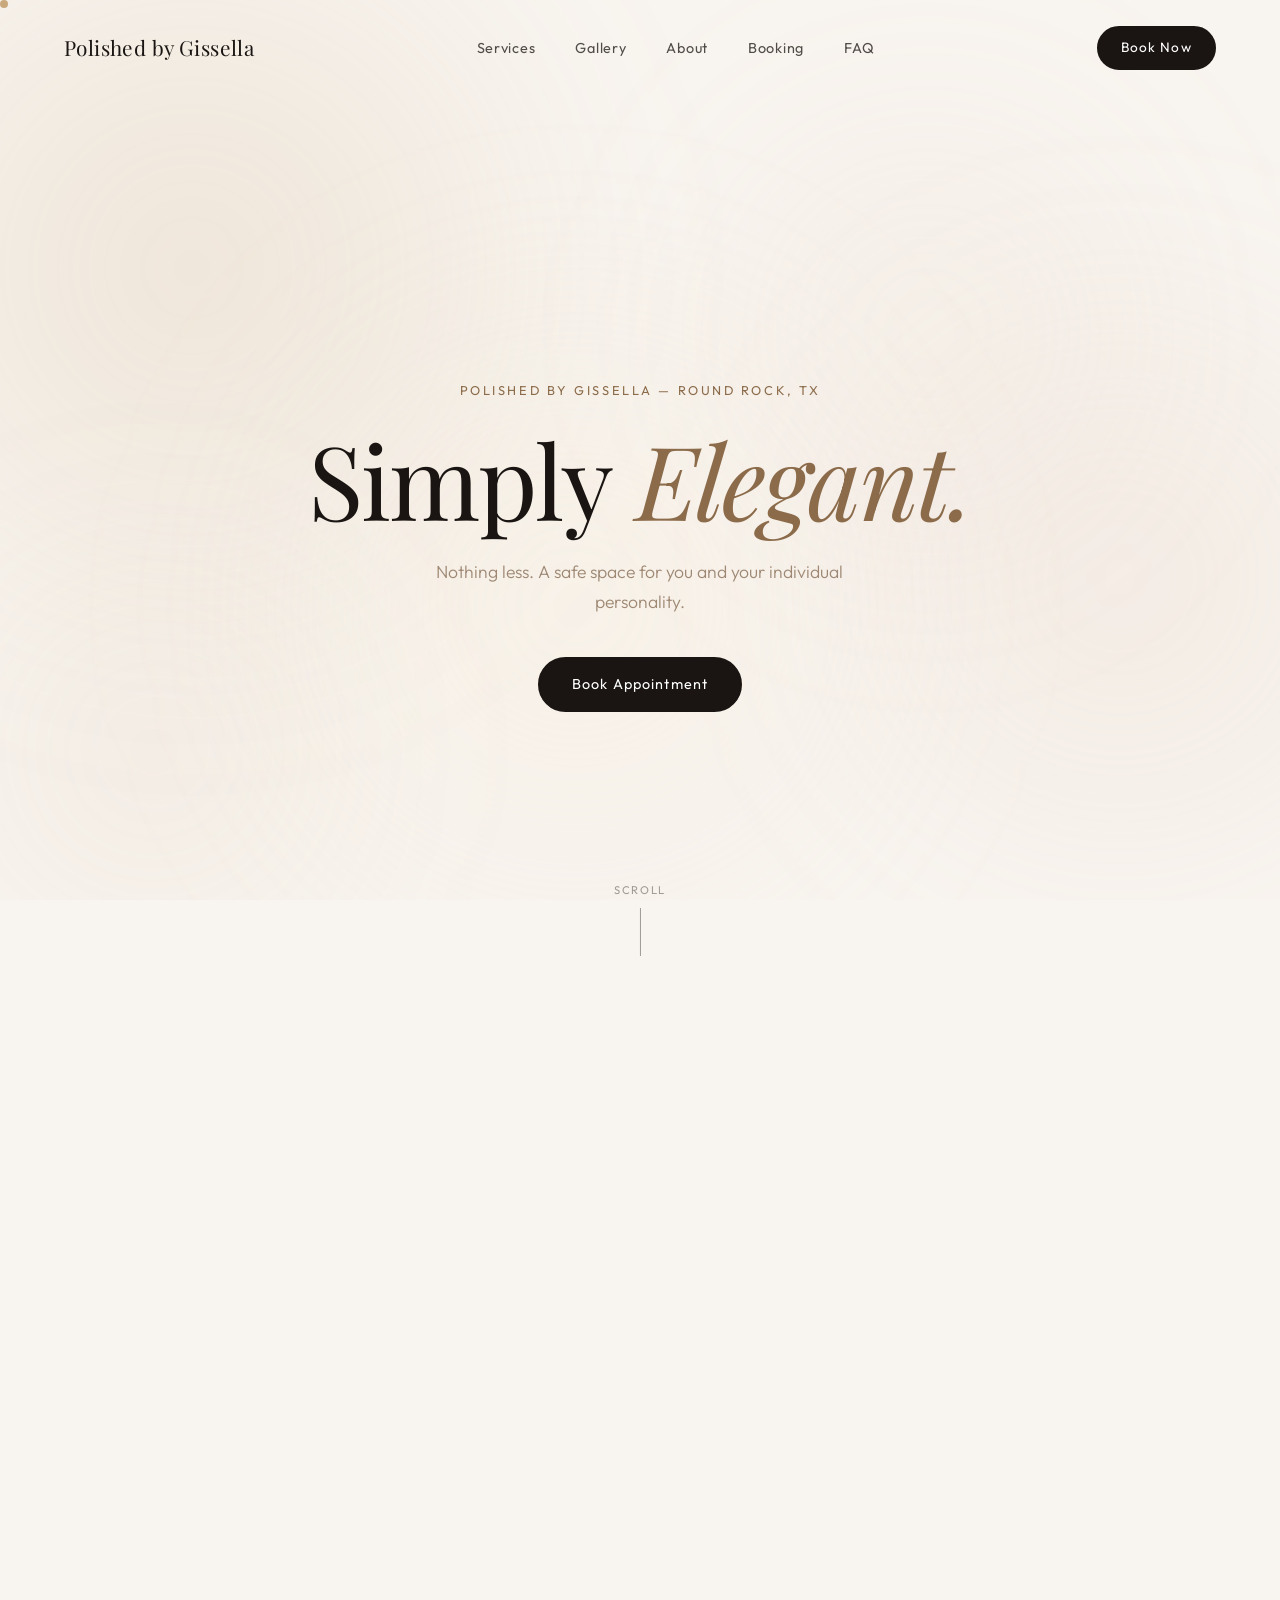
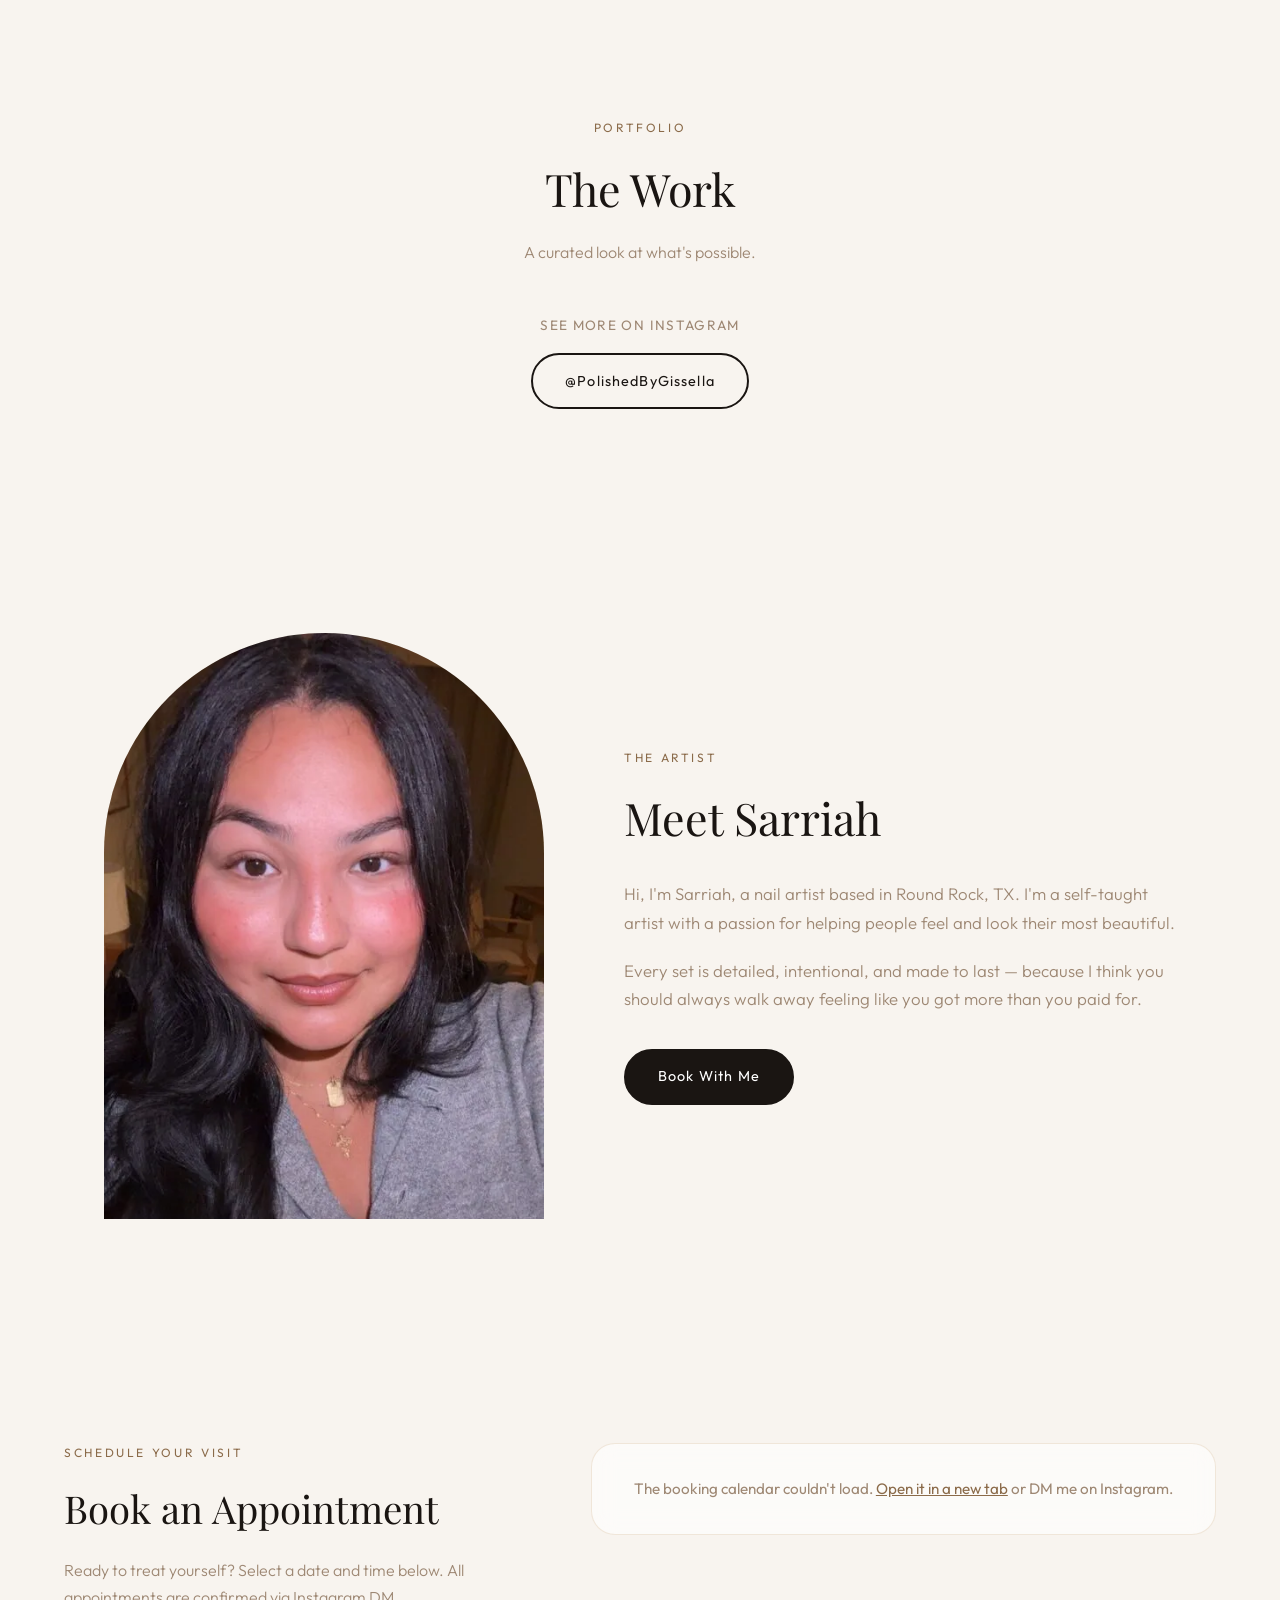
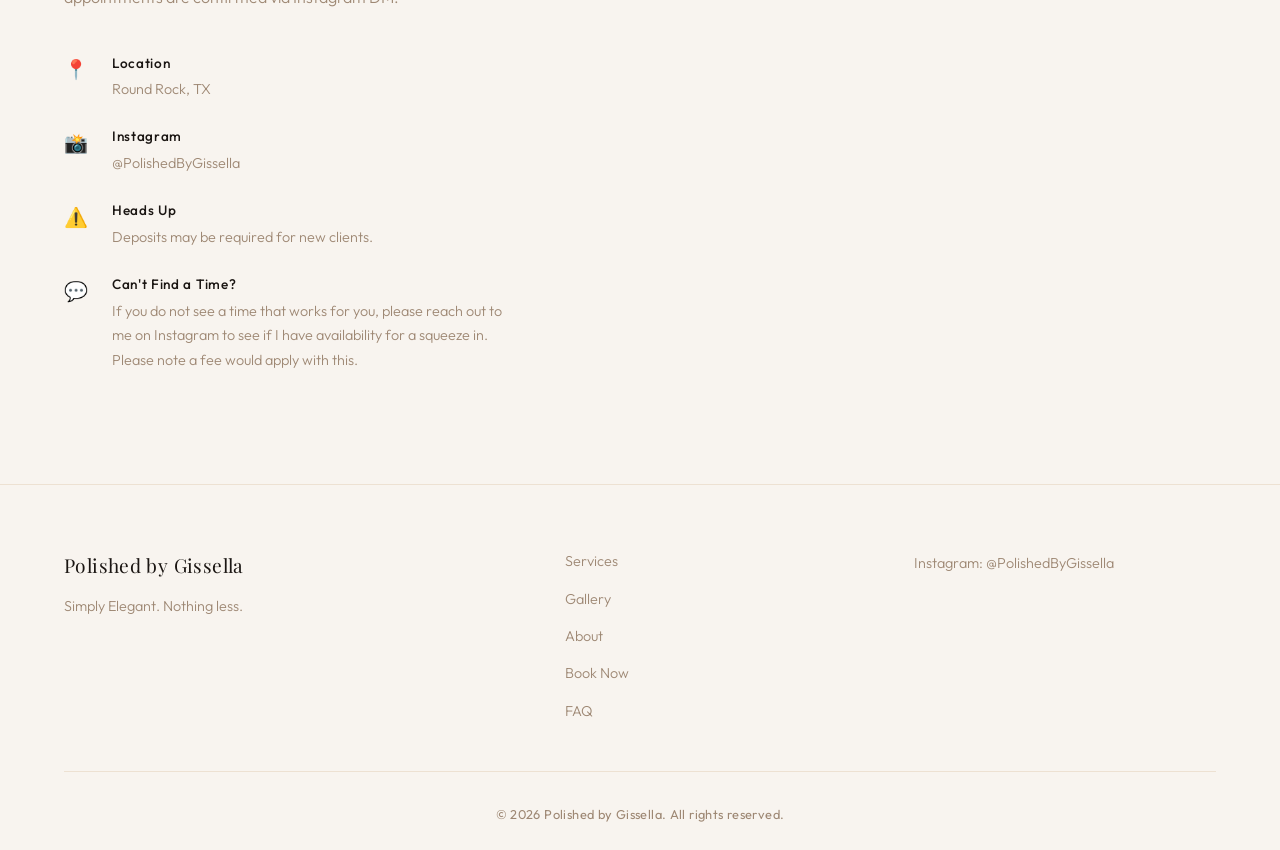
<file: index.html>
<!DOCTYPE html>
<html lang="en">
<head>
    <meta charset="UTF-8">
    <meta name="viewport" content="width=device-width, initial-scale=1.0">
    <title>Polished by Gissella | Simply Elegant</title>

    <meta name="description" content="Nail artist based in Round Rock, TX. Gel X, Hard Gel, custom art, pedicures, and more — at a budget you'll love. Book your appointment today.">
    <link rel="canonical" href="https://polishedbygissella.com/">
    <meta name="theme-color" content="#F8F4EF">

    <!-- ── Open Graph (social media link previews) ── -->
    <meta property="og:type"        content="website">
    <meta property="og:url"         content="https://polishedbygissella.com/">
    <meta property="og:title"       content="Polished by Gissella | Simply Elegant">
    <meta property="og:description" content="Nail artist based in Round Rock, TX. Gel X, Hard Gel, custom art, pedicures, and more — at a budget you'll love. Book your appointment today.">
    <meta property="og:image"       content="https://polishedbygissella.com/polishedbygissella.jpg">
    <meta property="og:image:width"  content="150">
    <meta property="og:image:height" content="150">
    <meta property="og:site_name"   content="Polished by Gissella">

    <!-- ── Twitter / X Card ── -->
    <meta name="twitter:card"        content="summary">
    <meta name="twitter:title"       content="Polished by Gissella | Simply Elegant">
    <meta name="twitter:description" content="Nail artist based in Round Rock, TX. Gel X, Hard Gel, custom art, pedicures, and more — at a budget you'll love. Book your appointment today.">
    <meta name="twitter:image"       content="https://polishedbygissella.com/polishedbygissella.jpg">

    <!-- ── Local Business Schema (keep prices in sync with the Services section) ── -->
    <script type="application/ld+json">
    {
      "@context": "https://schema.org",
      "@type": "BeautySalon",
      "name": "Polished by Gissella",
      "description": "Self-taught nail artist based in Round Rock, TX offering Gel X, Hard Gel, Soft Builder Gel, custom nail art, pedicures, and more at a friendly budget.",
      "url": "https://polishedbygissella.com/",
      "logo": "https://polishedbygissella.com/polishedbygissella.jpg",
      "image": "https://polishedbygissella.com/polishedbygissella.jpg",
      "priceRange": "$$",
      "address": {
        "@type": "PostalAddress",
        "addressLocality": "Round Rock",
        "addressRegion": "TX",
        "addressCountry": "US"
      },
      "geo": {
        "@type": "GeoCoordinates",
        "latitude": 30.5083,
        "longitude": -97.6789
      },
      "sameAs": [
        "https://www.instagram.com/polishedbygissella"
      ],
      "hasOfferCatalog": {
        "@type": "OfferCatalog",
        "name": "Nail Services",
        "itemListElement": [
          {
            "@type": "Offer",
            "itemOffered": {
              "@type": "Service",
              "name": "Gel X Full Set",
              "description": "Entire nail extension with a variety of shapes and lengths. Includes all single base solid colors."
            },
            "priceSpecification": {
              "@type": "PriceSpecification",
              "priceCurrency": "USD",
              "price": "75",
              "minPrice": "75"
            }
          },
          {
            "@type": "Offer",
            "itemOffered": {
              "@type": "Service",
              "name": "Hard Gel Full Set",
              "description": "Application on natural nail. Includes solid colors."
            },
            "priceSpecification": {
              "@type": "PriceSpecification",
              "priceCurrency": "USD",
              "price": "65",
              "minPrice": "65"
            }
          },
          {
            "@type": "Offer",
            "itemOffered": {
              "@type": "Service",
              "name": "Soft Builder Gel Full Set",
              "description": "Rubber based gel on natural nails. Includes solid colors."
            },
            "priceSpecification": {
              "@type": "PriceSpecification",
              "priceCurrency": "USD",
              "price": "55",
              "minPrice": "55"
            }
          },
          {
            "@type": "Offer",
            "itemOffered": {
              "@type": "Service",
              "name": "Hard Gel Refill",
              "description": "Max 2 bookings per set. Includes single base colors."
            },
            "priceSpecification": {
              "@type": "PriceSpecification",
              "priceCurrency": "USD",
              "price": "55",
              "minPrice": "55"
            }
          },
          {
            "@type": "Offer",
            "itemOffered": {
              "@type": "Service",
              "name": "Soft Builder Gel Refill",
              "description": "Max 2 bookings per set. Also used as a Gel X refill."
            },
            "priceSpecification": {
              "@type": "PriceSpecification",
              "priceCurrency": "USD",
              "price": "45",
              "minPrice": "45"
            }
          },
          {
            "@type": "Offer",
            "itemOffered": {
              "@type": "Service",
              "name": "Rebalancing",
              "description": "For clients 4+ weeks without a refill. Soft gel $50, hard gel $55."
            },
            "priceSpecification": {
              "@type": "PriceSpecification",
              "priceCurrency": "USD",
              "minPrice": "50",
              "maxPrice": "55"
            }
          },
          {
            "@type": "Offer",
            "itemOffered": {
              "@type": "Service",
              "name": "Soak Off / Removal Only",
              "description": "Removal of product along with a dry manicure. My product $20, foreign product $30."
            },
            "priceSpecification": {
              "@type": "PriceSpecification",
              "priceCurrency": "USD",
              "minPrice": "20",
              "maxPrice": "30"
            }
          },
          {
            "@type": "Offer",
            "itemOffered": {
              "@type": "Service",
              "name": "Tiered Nail Art",
              "description": "Custom nail art in 4 tiers ranging from french tip and minimal designs to extensive detailed artwork."
            },
            "priceSpecification": {
              "@type": "PriceSpecification",
              "priceCurrency": "USD",
              "minPrice": "20",
              "description": "Starting at base price +$20"
            }
          },
          {
            "@type": "Offer",
            "itemOffered": {
              "@type": "Service",
              "name": "Velvet Hand Treatment",
              "description": "Sugar scrub, paraffin wax, warm water soak, hand cream and hot towels, cuticle oil and hand massage."
            },
            "priceSpecification": {
              "@type": "PriceSpecification",
              "priceCurrency": "USD",
              "price": "30",
              "minPrice": "30"
            }
          },
          {
            "@type": "Offer",
            "itemOffered": {
              "@type": "Service",
              "name": "Pedicure",
              "description": "Dry Russian pedicure in Basic, Deluxe, and Premiere options."
            },
            "priceSpecification": {
              "@type": "PriceSpecification",
              "priceCurrency": "USD",
              "minPrice": "80",
              "maxPrice": "120"
            }
          }
        ]
      }
    }
    </script>

    <!-- Preconnect to external origins to eliminate extra DNS/TCP handshake latency -->
    <link rel="preconnect" href="https://fonts.googleapis.com">
    <link rel="preconnect" href="https://fonts.gstatic.com" crossorigin>
    <link rel="preconnect" href="https://w.behold.so">
    <link rel="preconnect" href="https://assets.calendly.com">

    <link href="https://fonts.googleapis.com/css2?family=Playfair+Display:ital,wght@0,400;0,600;1,400&family=Outfit:wght@300;400;500&display=swap" rel="stylesheet">
    <link rel="icon" type="image/x-icon" href="polishedbygissella.jpg">
    <link rel="stylesheet" href="style.css">
</head>
<body>

    <!-- Page transition overlay -->
    <div class="page-transition" id="pageTransition"></div>

    <!-- Global aura background -->
    <div class="bg-aura" aria-hidden="true">
        <div class="bg-orb bg-orb-1"></div>
        <div class="bg-orb bg-orb-2"></div>
        <div class="bg-orb bg-orb-3"></div>
        <div class="bg-orb bg-orb-4"></div>
        <div class="bg-orb bg-orb-5"></div>
    </div>

    <!-- ========== NAVIGATION ========== -->
    <nav id="navbar">
        <a href="/" class="logo">Polished by Gissella</a>
        <div class="nav-links" id="navLinks">
            <a href="#services">Services</a>
            <a href="#gallery">Gallery</a>
            <a href="#about">About</a>
            <a href="#booking">Booking</a>
            <a href="faq.html">FAQ</a>
        </div>
        <a href="#booking" class="btn btn-nav">Book Now</a>
        <button class="hamburger" id="hamburger" aria-label="Toggle navigation menu" aria-expanded="false" aria-controls="navLinks">
            <span></span>
            <span></span>
            <span></span>
        </button>
    </nav>

    <!-- ========== HERO ========== -->
    <section class="hero">
        <div class="hero-content">
            <span class="hero-eyebrow reveal-fade">Polished by Gissella — Round Rock, TX</span>
            <h1 class="hero-title">
                <span class="reveal-word">Simply</span> <em class="reveal-word">Elegant.</em>
            </h1>
            <p class="hero-sub reveal-fade" style="--reveal-delay: 0.7s">Nothing less. A safe space for you and your individual personality.</p>
            <a href="#booking" class="btn reveal-fade" style="--reveal-delay: 1s">Book Appointment</a>
        </div>
        <div class="hero-scroll-hint">
            <span>Scroll</span>
            <div class="scroll-line"></div>
        </div>
    </section>

    <!-- ========== SERVICES ========== -->
    <section id="services" class="services fade-in-section">
        <div class="section-header">
            <span class="section-eyebrow">What I Offer</span>
            <h2 class="section-title">Curated Services</h2>
        </div>

        <div class="service-grid">

            <div class="service-card">
                <div class="accordion-header">
                    <h3>Full Sets</h3>
                    <span class="icon">+</span>
                </div>
                <div class="accordion-content">
                    <div class="service-luxury-note">
                        <strong>Russian Manicure included</strong> — precise e-file cuticle prep for cleaner lines, better adhesion, and longer wear.
                    </div>
                    <ul class="service-list">
                        <li>
                            <div class="service-details">
                                <strong>Gel X</strong>
                                Entire nail extension with a variety of shapes & lengths. Includes all single base solid colors.
                            </div>
                            <span class="price">$75+</span>
                        </li>
                        <li>
                            <div class="service-details">
                                <strong>Hard Gel</strong>
                                Application on natural nail. Includes solid colors.
                            </div>
                            <span class="price">$65+</span>
                        </li>
                        <li>
                            <div class="service-details">
                                <strong>Soft Builder Gel</strong>
                                Rubber based gel on natural nails. Includes solid colors.
                            </div>
                            <span class="price">$55+</span>
                        </li>
                    </ul>
                    <div class="service-divider"><span>Also Available</span></div>
                    <ul class="service-list">
                        <li>
                            <div class="service-details">
                                <strong>Velvet Hand Treatment</strong>
                                Sugar scrub, paraffin wax, warm water soak, hand cream &amp; hot towels, and cuticle oil &amp; hand massage.
                            </div>
                            <span class="price">$30</span>
                        </li>
                    </ul>
                </div>
            </div>

            <div class="service-card">
                <div class="accordion-header">
                    <h3>Refills &amp; Maintenance</h3>
                    <span class="icon">+</span>
                </div>
                <div class="accordion-content">
                    <div class="service-luxury-note">
                        <strong>Russian Manicure included</strong> — precise e-file cuticle prep for cleaner lines, better adhesion, and longer wear.
                    </div>
                    <ul class="service-list">
                        <li>
                            <div class="service-details">
                                <strong>Refill | Hard Gel Reset</strong>
                                Max 2 bookings per set. Includes single base colors.
                            </div>
                            <span class="price">$55+</span>
                        </li>
                        <li>
                            <div class="service-details">
                                <strong>Refill | Soft Builder Gel Reset</strong>
                                Max 2 bookings per set. Also used as a Gel X refill.
                            </div>
                            <span class="price">$45+</span>
                        </li>
                        <li>
                            <div class="service-details">
                                <strong>Rebalancing</strong>
                                For sets 4+ weeks without a refill. Soft gel: $50 · Hard gel: $55.
                            </div>
                            <span class="price">$50–$55</span>
                        </li>
                        <li>
                            <div class="service-details">
                                <strong>Soak Off/Removal Only</strong>
                                Includes dry manicure. My product: $20 · Foreign product: $30.
                            </div>
                            <span class="price">$20–$30</span>
                        </li>
                    </ul>
                    <div class="service-divider"><span>Also Available</span></div>
                    <ul class="service-list">
                        <li>
                            <div class="service-details">
                                <strong>Velvet Hand Treatment</strong>
                                Sugar scrub, paraffin wax, warm water soak, hand cream &amp; hot towels, and cuticle oil &amp; hand massage.
                            </div>
                            <span class="price">$30</span>
                        </li>
                    </ul>
                </div>
            </div>

            <div class="service-card">
                <div class="accordion-header">
                    <h3>Tiered Art</h3>
                    <span class="icon">+</span>
                </div>
                <div class="accordion-content">
                    <div class="service-luxury-note">
                        <strong>Russian Manicure included</strong> — precise e-file cuticle prep for cleaner lines, better adhesion, and longer wear.
                    </div>
                    <ul class="service-list">
                        <li>
                            <div class="service-details">
                                <strong>Tier 1</strong>
                                French tip, dots, stripes, chrome, cat eye, or simple 2D/3D on 1–2 fingers.
                            </div>
                            <span class="price">Base +$20</span>
                        </li>
                        <li>
                            <div class="service-details">
                                <strong>Tier 2</strong>
                                Everything in Tier 1 plus aura and minimal 2D/3D art on up to 3 fingers.
                            </div>
                            <span class="price">Base +$30</span>
                        </li>
                        <li>
                            <div class="service-details">
                                <strong>Tier 3</strong>
                                Tiers 1 &amp; 2 applied across 4 or more fingers with the addition of foils & stickers.
                            </div>
                            <span class="price">Base +$40</span>
                        </li>
                        <li>
                            <div class="service-details">
                                <strong>Tier 4</strong>
                                Extensive detailed artwork. Please DM inspo before booking.
                            </div>
                            <span class="price">Varies</span>
                        </li>
                    </ul>
                    <div class="service-divider"><span>Also Available</span></div>
                    <ul class="service-list">
                        <li>
                            <div class="service-details">
                                <strong>Velvet Hand Treatment</strong>
                                Sugar scrub, paraffin wax, warm water soak, hand cream &amp; hot towels, and cuticle oil &amp; hand massage.
                            </div>
                            <span class="price">$30</span>
                        </li>
                    </ul>
                </div>
            </div>

            <div class="service-card">
                <div class="accordion-header">
                    <h3>Pedicures</h3>
                    <span class="icon">+</span>
                </div>
                <div class="accordion-content">
                    <div class="service-luxury-note">
                        <strong>Dry Russian Pedicure</strong> — all pedicures use a dry e-file technique for a cleaner, more precise finish and better product adhesion.
                    </div>
                    <ul class="service-list">
                        <li>
                            <div class="service-details">
                                <strong>Basic</strong>
                                Sugar scrub, foot cream, hot towels, and lotion with body oil massage.
                            </div>
                            <span class="price">$80</span>
                        </li>
                        <li>
                            <div class="service-details">
                                <strong>Deluxe</strong>
                                Sugar scrub with citrus oranges, paraffin wax treatment, foot cream with hot towels, and lotion with body oil massage.
                            </div>
                            <span class="price">$100</span>
                        </li>
                        <li>
                            <div class="service-details">
                                <strong>Premiere</strong>
                                Sugar scrub with citrus oranges, hot steam, paraffin wax treatment, foot cream with hot towels, extensive massage with a massage gun, lotion with body oil massage, and complimentary under-eye masks.
                            </div>
                            <span class="price">$120</span>
                        </li>
                    </ul>
                    <div class="service-divider"><span>Also Available</span></div>
                    <ul class="service-list">
                        <li>
                            <div class="service-details">
                                <strong>Polish &amp; Reshape</strong>
                                Shape and polish only — nail-focused refresh, no pedicure.
                            </div>
                            <span class="price">$40</span>
                        </li>
                    </ul>
                </div>
            </div>

        </div>
    </section>

    <!-- ========== GALLERY ========== -->
    <section id="gallery" class="gallery fade-in-section">
        <div class="section-header">
            <span class="section-eyebrow">Portfolio</span>
            <h2 class="section-title">The Work</h2>
            <p class="section-sub">A curated look at what's possible.</p>
        </div>
        <!-- Behold script is loaded by script.js once the gallery nears the viewport -->
        <behold-widget feed-id="ZrMu24CCkfglsDHA8YZK"></behold-widget>
        <div class="gallery-cta">
            <p>See more on Instagram</p>
            <a href="https://www.instagram.com/polishedbygissella" target="_blank" rel="noopener noreferrer" class="btn btn-outline">@PolishedByGissella</a>
        </div>
    </section>

    <!-- ========== ABOUT ========== -->
    <section id="about" class="about fade-in-section">
        <div class="about-image">
            <picture>
                <source srcset="sarriahPFP.webp" type="image/webp">
                <img src="sarriahPFP.jpg" alt="Sarriah, Nail Artist at Polished by Gissella"
                     width="500" height="889" loading="lazy">
            </picture>
        </div>
        <div class="about-text">
            <span class="section-eyebrow">The Artist</span>
            <h2>Meet Sarriah</h2>
<p>Hi, I'm Sarriah, a nail artist based in Round Rock, TX. I'm a self-taught artist with a passion for helping people feel and look their most beautiful.</p>
<p>Every set is detailed, intentional, and made to last — because I think you should always walk away feeling like you got more than you paid for.</p>
<a href="#booking" class="btn">Book With Me</a>
        </div>
    </section>

    <!-- ========== BOOKING ========== -->
    <section id="booking" class="booking fade-in-section">
      <div class="booking-inner">
        <div class="booking-info">
            <span class="section-eyebrow">Schedule Your Visit</span>
            <h2>Book an Appointment</h2>
            <p>Ready to treat yourself? Select a date and time below. All appointments are confirmed via Instagram DM.</p>

            <div class="booking-details">
                <div class="booking-detail-item">
                    <span class="detail-icon">&#x1F4CD;</span>
                    <div>
                        <strong>Location</strong>
                        <p>Round Rock, TX</p>
                    </div>
                </div>
                <div class="booking-detail-item">
                    <span class="detail-icon">&#x1F4F8;</span>
                    <div>
                        <strong>Instagram</strong>
                        <p>@PolishedByGissella</p>
                    </div>
                </div>
                <div class="booking-detail-item">
                    <span class="detail-icon">&#x26A0;&#xFE0F;</span>
                    <div>
                        <strong>Heads Up</strong>
                        <p>Deposits may be required for new clients.</p>
                    </div>
                </div>
                <div class="booking-detail-item">
                    <span class="detail-icon">&#x1F4AC;</span>
                    <div>
                        <strong>Can't Find a Time?</strong>
                        <p>If you do not see a time that works for you, please reach out to me on Instagram to see if I have availability for a squeeze in. Please note a fee would apply with this.</p>
                    </div>
                </div>
            </div>
        </div>

        <div class="booking-widget">
            <!-- Calendly is loaded by script.js once the booking section nears the viewport -->
            <div class="calendly-embed" id="calendlyEmbed"
                 data-url="https://calendly.com/polishedbygissella?hide_gdpr_banner=1&background_color=f8f4ef&text_color=1a1512&primary_color=8b6b4a"
                 style="min-width:320px;height:660px;">
                <noscript><p class="calendly-fallback"><a href="https://calendly.com/polishedbygissella">Open the booking calendar</a></p></noscript>
            </div>
        </div>
      </div><!-- /.booking-inner -->
    </section>

    <!-- ========== FOOTER ========== -->
    <footer>
        <div class="footer-content">
            <div class="footer-brand">
                <a href="/" class="logo">Polished by Gissella</a>
                <p>Simply Elegant. Nothing less.</p>
            </div>
            <nav class="footer-links" aria-label="Footer navigation">
                <a href="#services">Services</a>
                <a href="#gallery">Gallery</a>
                <a href="#about">About</a>
                <a href="#booking">Book Now</a>
                <a href="faq.html">FAQ</a>
            </nav>
            <div class="footer-social">
                <a href="https://www.instagram.com/polishedbygissella" target="_blank" rel="noopener noreferrer">Instagram: @PolishedByGissella</a>
            </div>
        </div>
        <div class="footer-bottom">
            <p>&copy; 2026 Polished by Gissella. All rights reserved.</p>
        </div>
    </footer>

    <script src="script.js"></script>
</body>
</html>
</file>
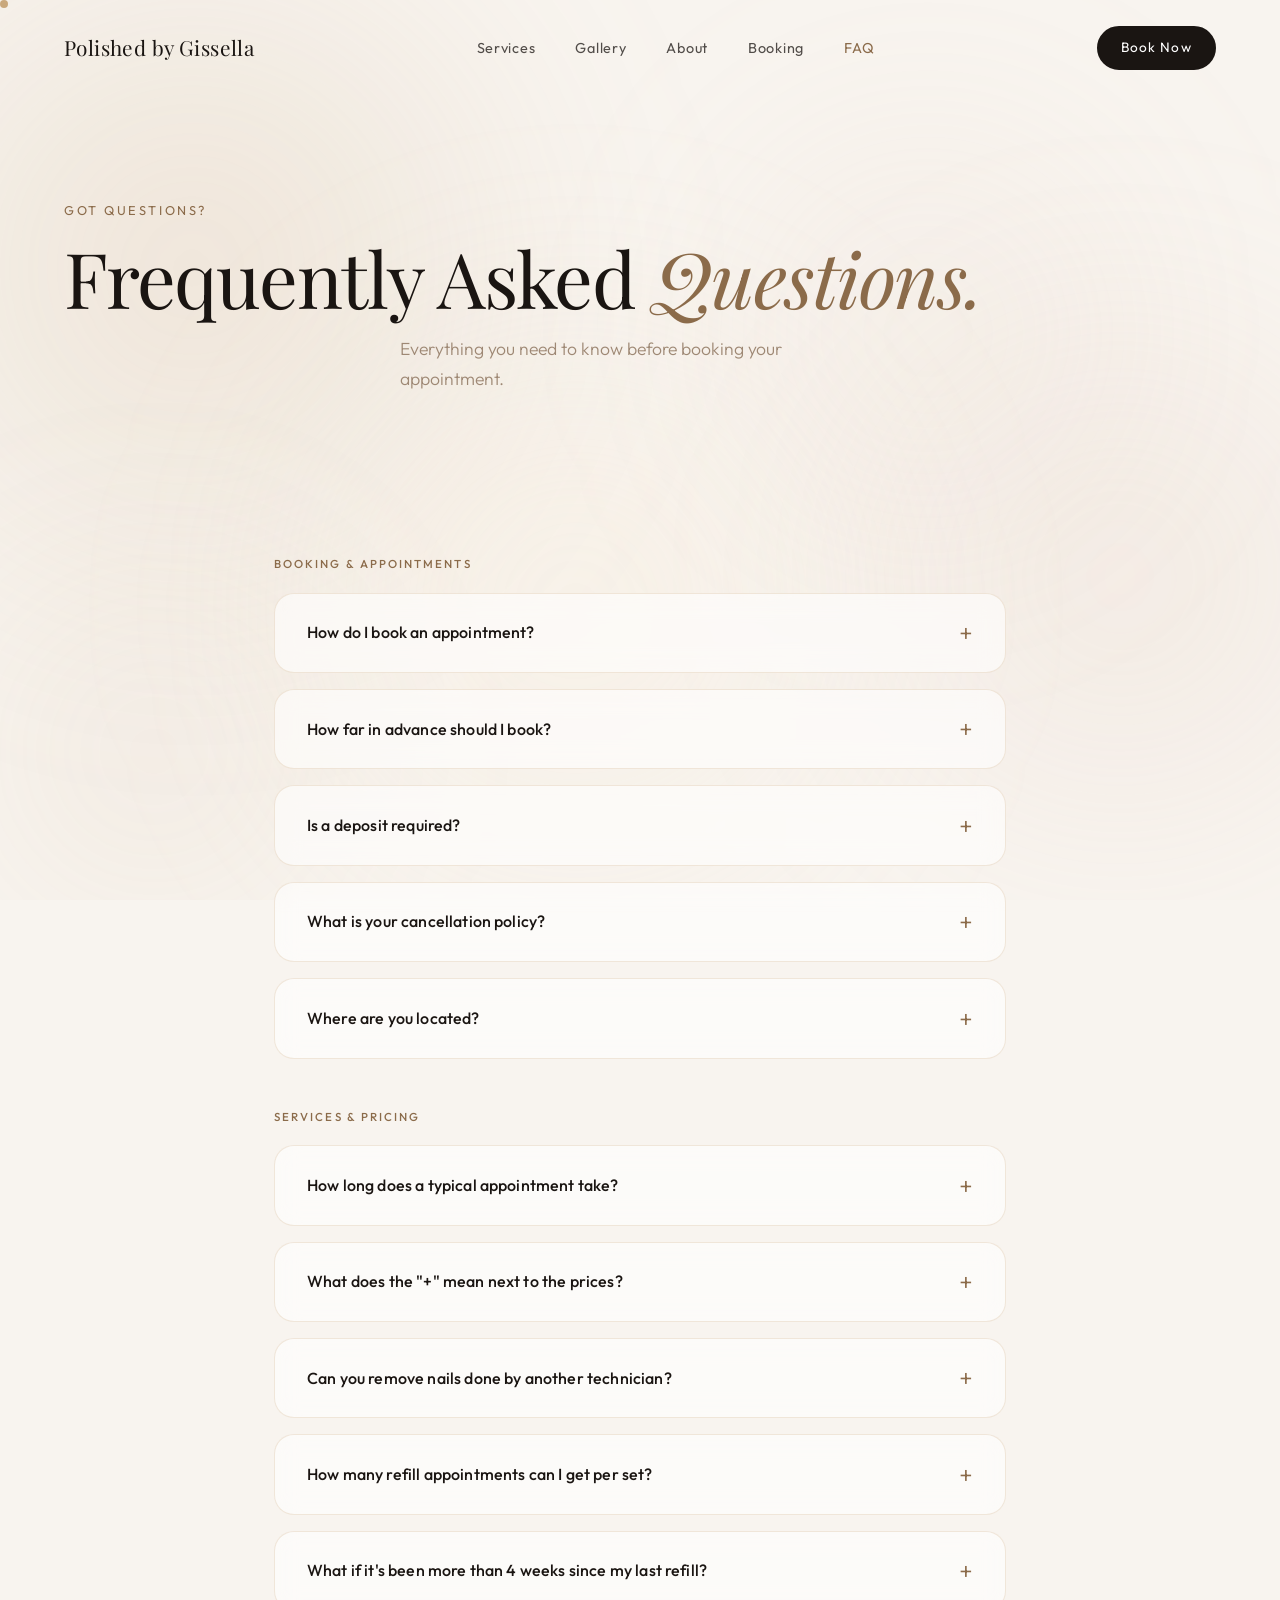
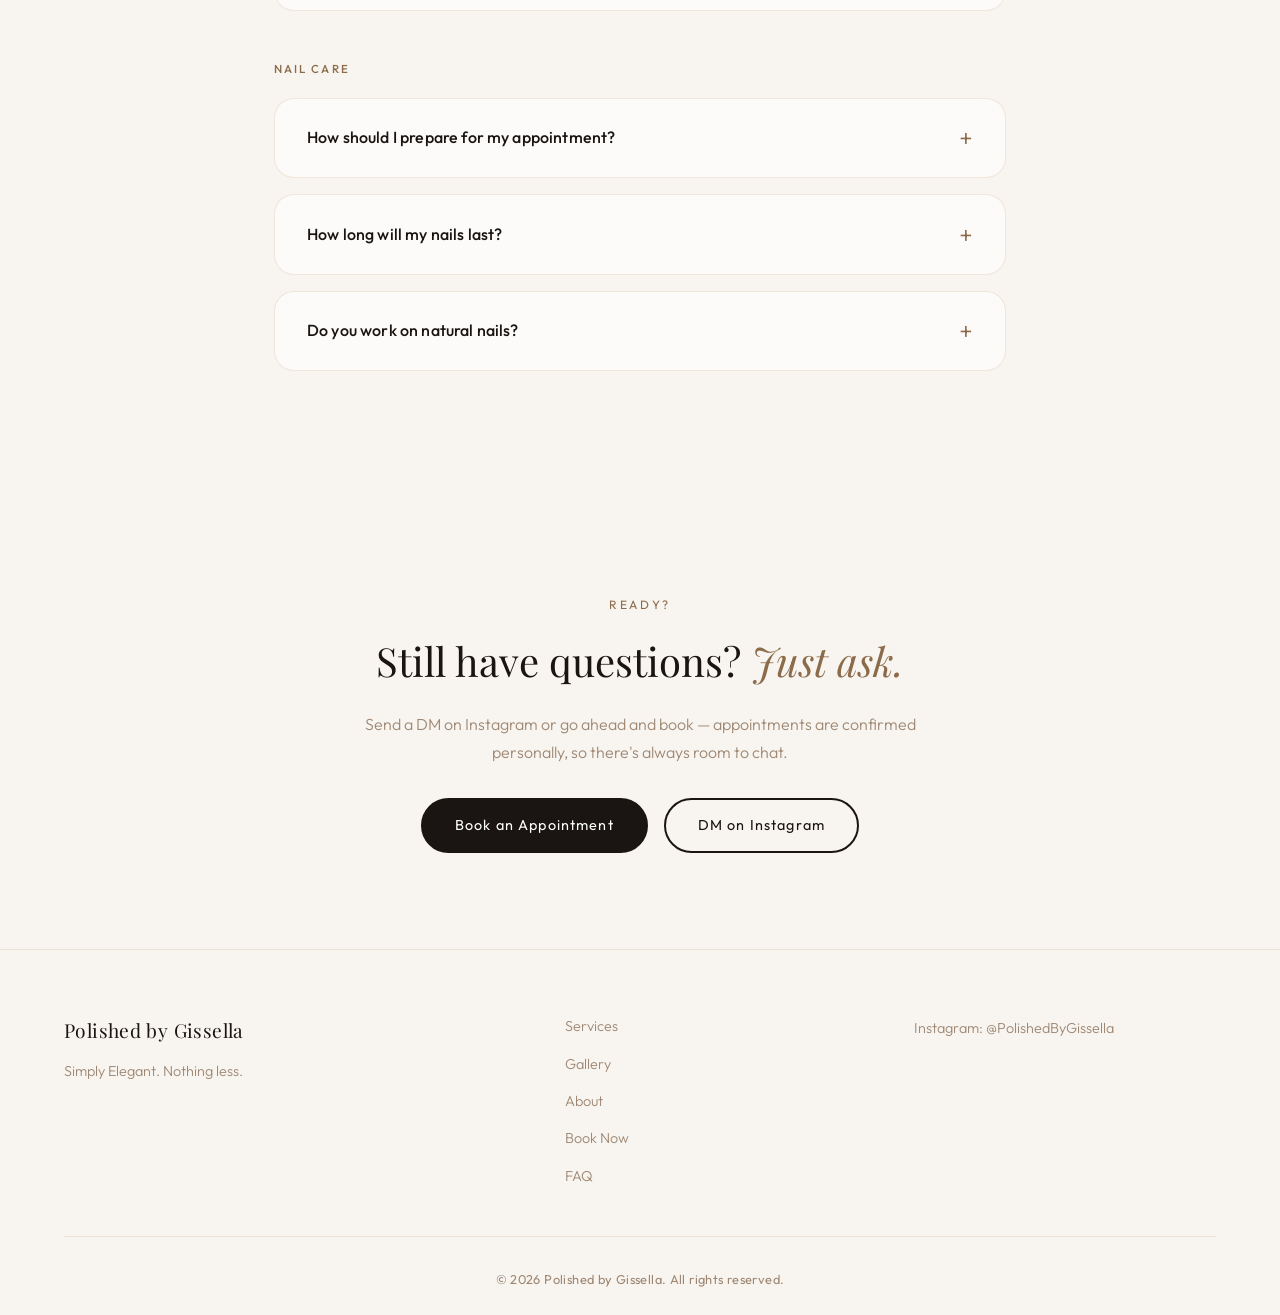
<file: faq.html>
<!DOCTYPE html>
<html lang="en">
<head>
    <meta charset="UTF-8">
    <meta name="viewport" content="width=device-width, initial-scale=1.0">
    <title>FAQ | Polished by Gissella</title>

    <meta name="description" content="Got questions about booking, pricing, or nail care? Find all the answers here before your appointment with Polished by Gissella.">
    <link rel="canonical" href="https://polishedbygissella.com/faq.html">
    <meta name="theme-color" content="#F8F4EF">

    <!-- ── Open Graph (social media link previews) ── -->
    <meta property="og:type"        content="website">
    <meta property="og:url"         content="https://polishedbygissella.com/faq.html">
    <meta property="og:title"       content="FAQ | Polished by Gissella">
    <meta property="og:description" content="Got questions about booking, pricing, or nail care? Find all the answers here before your appointment with Polished by Gissella.">
    <meta property="og:image"       content="https://polishedbygissella.com/polishedbygissella.jpg">
    <meta property="og:image:width"  content="150">
    <meta property="og:image:height" content="150">
    <meta property="og:site_name"   content="Polished by Gissella">

    <!-- ── Twitter / X Card ── -->
    <meta name="twitter:card"        content="summary">
    <meta name="twitter:title"       content="FAQ | Polished by Gissella">
    <meta name="twitter:description" content="Got questions about booking, pricing, or nail care? Find all the answers here before your appointment with Polished by Gissella.">
    <meta name="twitter:image"       content="https://polishedbygissella.com/polishedbygissella.jpg">

    <!-- ── FAQ Page Schema ── -->
    <script type="application/ld+json">
    {
      "@context": "https://schema.org",
      "@type": "FAQPage",
      "mainEntity": [
        { "@type": "Question", "name": "How do I book an appointment?", "acceptedAnswer": { "@type": "Answer", "text": "You can book directly through the Booking page on polishedbygissella.com or reach out via Instagram DM at @PolishedByGissella. All appointments are confirmed once a deposit is received." } },
        { "@type": "Question", "name": "How far in advance should I book?", "acceptedAnswer": { "@type": "Answer", "text": "Booking at least 5–7 days in advance is recommended, especially on weekends. Last-minute appointments are occasionally available — DM on Instagram to check availability." } },
        { "@type": "Question", "name": "Is a deposit required?", "acceptedAnswer": { "@type": "Answer", "text": "Yes, a deposit is required to secure your appointment, particularly for new clients. The deposit goes toward your total service cost and is non-refundable if you cancel within 24 hours." } },
        { "@type": "Question", "name": "What is your cancellation policy?", "acceptedAnswer": { "@type": "Answer", "text": "Please give at least 24 hours notice if you need to cancel or reschedule. No-shows will be required to pay in full before booking again." } },
        { "@type": "Question", "name": "Where are you located?", "acceptedAnswer": { "@type": "Answer", "text": "Appointments take place in Round Rock, TX. The exact address is shared once your appointment is confirmed." } },
        { "@type": "Question", "name": "How long does a typical appointment take?", "acceptedAnswer": { "@type": "Answer", "text": "A full set typically takes 1.5–2.5 hours. Refills are usually 1–1.5 hours. Art sets may take longer." } },
        { "@type": "Question", "name": "What if it's been more than 4 weeks since my last refill?", "acceptedAnswer": { "@type": "Answer", "text": "After 4+ weeks, your apex grows out and moves further up the nail, which puts centralized pressure on your nail plate. Book a Rebalancing ($50 soft gel, $55 hard gel). Depending on how the product has grown out, I'll determine whether a rebalance is safe or if a removal with a new application is best." } },
        { "@type": "Question", "name": "How long will my nails last?", "acceptedAnswer": { "@type": "Answer", "text": "With proper care, Gel X and Hard Gel sets typically last 3–5 weeks. Soft Builder Gel on natural nails can last 2–4 weeks." } }
      ]
    }
    </script>

    <!-- Preconnect to external origins to eliminate extra DNS/TCP handshake latency -->
    <link rel="preconnect" href="https://fonts.googleapis.com">
    <link rel="preconnect" href="https://fonts.gstatic.com" crossorigin>

    <link href="https://fonts.googleapis.com/css2?family=Playfair+Display:ital,wght@0,400;0,600;1,400&family=Outfit:wght@300;400;500&display=swap" rel="stylesheet">
    <link rel="icon" type="image/x-icon" href="polishedbygissella.jpg">
    <link rel="stylesheet" href="style.css">
    <style>
        /* ── FAQ page-specific overrides ── */
        .page-hero {
            min-height: 42vh;
            display: flex;
            align-items: flex-end;
            padding: 0 5% 5rem;
            position: relative;
            overflow: hidden;
        }

        .page-hero .aura-orb { z-index: 0; }

        .page-hero-content {
            position: relative;
            z-index: 1;
            max-width: 1200px;
            width: 100%;
            margin: 0 auto;
        }

        .page-hero-content .hero-eyebrow {
            margin-bottom: 1rem;
        }

        .page-hero-content h1 {
            font-family: 'Playfair Display', serif;
            font-size: clamp(2.8rem, 6vw, 5.5rem);
            font-weight: 400;
            line-height: 1.05;
            letter-spacing: -0.02em;
        }

        .page-hero-content h1 em {
            font-style: italic;
            color: var(--accent);
        }

        .page-hero-content .hero-sub {
            margin-top: 1rem;
            margin-bottom: 0;
            max-width: 480px;
        }

        /* FAQ section */
        .faq-section {
            padding: 5rem 5% 7rem;
            max-width: 860px;
            margin: 0 auto;
        }

        .faq-card {
            background: var(--card-bg);
            border: 1px solid var(--card-border);
            border-radius: 20px;
            backdrop-filter: blur(12px);
            -webkit-backdrop-filter: blur(12px);
            overflow: hidden;
            margin-bottom: 1rem;
            transition: transform var(--transition), box-shadow var(--transition);
        }

        .faq-card:hover {
            transform: translateY(-2px);
            box-shadow: 0 12px 32px rgba(139, 107, 74, 0.08);
        }

        .faq-header {
            padding: 1.6rem 2rem;
            display: flex;
            justify-content: space-between;
            align-items: center;
            cursor: pointer;
            user-select: none;
            gap: 1rem;
        }

        .faq-header h3 {
            font-family: 'Outfit', sans-serif;
            font-size: 1rem;
            font-weight: 500;
            letter-spacing: 0.01em;
            margin: 0;
            color: var(--dark);
        }

        .faq-icon {
            font-size: 1.6rem;
            font-weight: 300;
            color: var(--accent);
            line-height: 1;
            flex-shrink: 0;
            transition: transform var(--transition);
        }

        .faq-card.active .faq-icon {
            transform: rotate(45deg);
        }

        .faq-body {
            max-height: 0;
            overflow: hidden;
            opacity: 0;
            padding: 0 2rem;
            transition: max-height 0.4s ease-out, opacity 0.4s ease-out;
        }

        .faq-card.active .faq-body {
            opacity: 1;
            padding-bottom: 1.6rem;
        }

        .faq-body p {
            font-size: 0.95rem;
            color: var(--muted);
            font-weight: 300;
            line-height: 1.75;
        }

        .faq-body a {
            color: var(--accent);
            text-decoration: underline;
            text-underline-offset: 3px;
        }

        /* FAQ category label */
        .faq-category {
            font-size: 0.72rem;
            font-weight: 500;
            letter-spacing: 0.18em;
            text-transform: uppercase;
            color: var(--accent);
            margin: 3rem 0 1.2rem;
        }

        .faq-category:first-of-type {
            margin-top: 0;
        }

        /* Bottom CTA */
        .faq-cta {
            padding: 6rem 5%;
            text-align: center;
        }

        .faq-cta-inner {
            max-width: 560px;
            margin: 0 auto;
        }

        .faq-cta h2 {
            font-size: clamp(1.8rem, 3.5vw, 2.5rem);
            margin-bottom: 1rem;
        }

        .faq-cta h2 em {
            font-style: italic;
            color: var(--accent);
        }

        .faq-cta p {
            color: var(--muted);
            font-weight: 300;
            font-size: 1rem;
            margin-bottom: 2rem;
        }

        /* Active nav link */
        #navbar .nav-links a.active {
            opacity: 1;
            color: var(--accent);
        }
    </style>
</head>
<body>

    <!-- Page transition overlay -->
    <div class="page-transition" id="pageTransition"></div>

    <!-- Global aura background -->
    <div class="bg-aura" aria-hidden="true">
        <div class="bg-orb bg-orb-1"></div>
        <div class="bg-orb bg-orb-2"></div>
        <div class="bg-orb bg-orb-3"></div>
        <div class="bg-orb bg-orb-4"></div>
        <div class="bg-orb bg-orb-5"></div>
    </div>

    <!-- ========== NAVIGATION ========== -->
    <nav id="navbar">
        <a href="index.html" class="logo">Polished by Gissella</a>
        <div class="nav-links" id="navLinks">
            <a href="index.html#services">Services</a>
            <a href="index.html#gallery">Gallery</a>
            <a href="index.html#about">About</a>
            <a href="index.html#booking">Booking</a>
            <a href="faq.html" class="active">FAQ</a>
        </div>
        <a href="index.html#booking" class="btn btn-nav">Book Now</a>
        <button class="hamburger" id="hamburger" aria-label="Toggle navigation menu" aria-expanded="false" aria-controls="navLinks">
            <span></span>
            <span></span>
            <span></span>
        </button>
    </nav>

    <!-- ========== PAGE HERO ========== -->
    <section class="page-hero">
        <div class="page-hero-content">
            <span class="hero-eyebrow">Got Questions?</span>
            <h1>Frequently Asked <em>Questions.</em></h1>
            <p class="hero-sub">Everything you need to know before booking your appointment.</p>
        </div>
    </section>

    <!-- ========== FAQ ========== -->
    <section class="faq-section fade-in-section">

        <p class="faq-category">Booking &amp; Appointments</p>

        <div class="faq-card">
            <div class="faq-header">
                <h3>How do I book an appointment?</h3>
                <span class="faq-icon">+</span>
            </div>
            <div class="faq-body">
                <p>You can book directly through the <a href="index.html#booking">Booking page</a> on this site, or reach out via Instagram DM at <a href="https://www.instagram.com/polishedbygissella" target="_blank" rel="noopener noreferrer">@PolishedByGissella</a>. All appointments are confirmed once a deposit is received.</p>
            </div>
        </div>

        <div class="faq-card">
            <div class="faq-header">
                <h3>How far in advance should I book?</h3>
                <span class="faq-icon">+</span>
            </div>
            <div class="faq-body">
                <p>Booking at least 5–7 days in advance is recommended, especially on weekends. Last-minute appointments are occasionally available — DM on Instagram to check availability.</p>
            </div>
        </div>

        <div class="faq-card">
            <div class="faq-header">
                <h3>Is a deposit required?</h3>
                <span class="faq-icon">+</span>
            </div>
            <div class="faq-body">
                <p>Yes, a $10 deposit is required to secure your appointment, particularly for new clients. The deposit amount goes toward your total service cost. Deposits are non-refundable if you cancel within 24 hours of your appointment.</p>
            </div>
        </div>

        <div class="faq-card">
            <div class="faq-header">
                <h3>What is your cancellation policy?</h3>
                <span class="faq-icon">+</span>
            </div>
            <div class="faq-body">
                <p>Please give at least 24 hours' notice if you need to cancel or reschedule. Cancellations made within 24 hours of the appointment may result in a forfeited deposit. No-shows will be required to pay in full before booking again.</p>
            </div>
        </div>

        <div class="faq-card">
            <div class="faq-header">
                <h3>Where are you located?</h3>
                <span class="faq-icon">+</span>
            </div>
            <div class="faq-body">
                <p>Appointments take place in Round Rock, TX. The exact address will be shared once your appointment is confirmed.</p>
            </div>
        </div>

        <p class="faq-category">Services &amp; Pricing</p>

        <div class="faq-card">
            <div class="faq-header">
                <h3>How long does a typical appointment take?</h3>
                <span class="faq-icon">+</span>
            </div>
            <div class="faq-body">
                <p>A full set typically takes 1.5–2.5 hours depending on the style and complexity. Art or bling sets may take longer. Refills are usually 1–1.5 hours.</p>
            </div>
        </div>

        <div class="faq-card">
            <div class="faq-header">
                <h3>What does the "+" mean next to the prices?</h3>
                <span class="faq-icon">+</span>
            </div>
            <div class="faq-body">
                <p>The listed prices are starting prices for the base service. Add-ons like nail art, chrome, bling, length upgrades, or additional design complexity will increase the final price. You'll always be informed of the total before the service begins.</p>
            </div>
        </div>

        <div class="faq-card">
            <div class="faq-header">
                <h3>Can you remove nails done by another technician?</h3>
                <span class="faq-icon">+</span>
            </div>
            <div class="faq-body">
                <p>Yes! The Foreign Removal &amp; Full Set service covers removal of a previous technician's work followed by a fresh full set, starting at $45+.</p>
            </div>
        </div>

        <div class="faq-card">
            <div class="faq-header">
                <h3>How many refill appointments can I get per set?</h3>
                <span class="faq-icon">+</span>
            </div>
            <div class="faq-body">
                <p>A maximum of 2 refill bookings are allowed per set for Hard Gel and Soft Builder Gel. After that, a full soak-off and new set is recommended to maintain the health and appearance of your nails.</p>
            </div>
        </div>

        <div class="faq-card">
            <div class="faq-header">
                <h3>What if it's been more than 4 weeks since my last refill?</h3>
                <span class="faq-icon">+</span>
            </div>
            <div class="faq-body">
                <p>After 4+ weeks, your apex grows out and moves further up the nail, which puts centralized pressure on your nail plate. Book a Rebalancing ($50 soft gel · $55 hard gel). Depending on how the product has grown out, I'll determine whether a rebalance is safe or if a removal with a new application is best.</p>
            </div>
        </div>

        <p class="faq-category">Nail Care</p>

        <div class="faq-card">
            <div class="faq-header">
                <h3>How should I prepare for my appointment?</h3>
                <span class="faq-icon">+</span>
            </div>
            <div class="faq-body">
                <p>Come with clean, bare nails if possible. Remove any old polish beforehand. Avoid lotions or oils on your hands the day of your appointment, as this can affect adhesion. It also helps to come with inspo photos of the shape and style you want!</p>
            </div>
        </div>

        <div class="faq-card">
            <div class="faq-header">
                <h3>How long will my nails last?</h3>
                <span class="faq-icon">+</span>
            </div>
            <div class="faq-body">
                <p>With proper care, Gel X and Hard Gel sets typically last 3–5 weeks. Soft Builder Gel on natural nails can last 2–4 weeks. Results vary based on your nail growth, lifestyle, and aftercare habits.</p>
            </div>
        </div>

        <div class="faq-card">
            <div class="faq-header">
                <h3>Do you work on natural nails?</h3>
                <span class="faq-icon">+</span>
            </div>
            <div class="faq-body">
                <p>Yes! Soft Builder Gel and Hard Gel can both be applied directly on natural nails without extensions.</p>
            </div>
        </div>

    </section>

    <!-- ========== BOTTOM CTA ========== -->
    <section class="faq-cta fade-in-section">
        <div class="faq-cta-inner">
            <span class="section-eyebrow">Ready?</span>
            <h2>Still have questions? <em>Just ask.</em></h2>
            <p>Send a DM on Instagram or go ahead and book — appointments are confirmed personally, so there's always room to chat.</p>
            <div style="display:flex; gap:1rem; justify-content:center; flex-wrap:wrap;">
                <a href="index.html#booking" class="btn">Book an Appointment</a>
                <a href="https://www.instagram.com/polishedbygissella" target="_blank" rel="noopener noreferrer" class="btn btn-outline">DM on Instagram</a>
            </div>
        </div>
    </section>

    <!-- ========== FOOTER ========== -->
    <footer>
        <div class="footer-content">
            <div class="footer-brand">
                <a href="index.html" class="logo">Polished by Gissella</a>
                <p>Simply Elegant. Nothing less.</p>
            </div>
            <div class="footer-links">
                <a href="index.html#services">Services</a>
                <a href="index.html#gallery">Gallery</a>
                <a href="index.html#about">About</a>
                <a href="index.html#booking">Book Now</a>
                <a href="faq.html">FAQ</a>
            </div>
            <div class="footer-social">
                <a href="https://www.instagram.com/polishedbygissella" target="_blank" rel="noopener noreferrer">Instagram: @PolishedByGissella</a>
            </div>
        </div>
        <div class="footer-bottom">
            <p>&copy; 2026 Polished by Gissella. All rights reserved.</p>
        </div>
    </footer>

    <script src="script.js"></script>
</body>
</html>
</file>
<file: style.css>
/* ============================================
   POLISHED BY GISSELLA — Style Sheet
   ============================================ */

/* ============================================
   CUSTOM CURSOR
   ============================================ */

/* Main dot */
.cursor-dot {
    position: fixed;
    top: 0;
    left: 0;
    width: 8px;
    height: 8px;
    background: var(--gold, #C9A87C);
    border-radius: 50%;
    pointer-events: none;
    z-index: 9999;
    transition: width 0.2s, height 0.2s, background 0.2s;
    will-change: transform;
}

.cursor-dot.cursor-hover {
    width: 5px;
    height: 5px;
    background: var(--accent, #8B6B4A);
}


/* Trail particles */
.cursor-trail {
    position: fixed;
    top: 0;
    left: 0;
    border-radius: 50%;
    pointer-events: none;
    z-index: 9997;
    background: radial-gradient(circle, rgba(201, 168, 124, 0.7) 0%, rgba(201, 168, 124, 0) 70%);
    transform: translate(-50%, -50%) scale(1);
    opacity: 1;
    transition: transform 0.7s ease-out, opacity 0.7s ease-out;
    will-change: transform, opacity;
}

.cursor-trail--fade {
    transform: translate(-50%, -50%) scale(2.5);
    opacity: 0;
}

/* --- Variables --- */
:root {
    --bg:          #F8F4EF;
    --dark:        #1A1512;
    --accent:      #8B6B4A;
    --gold:        #C9A87C;
    --muted:       #9E8874;
    --card-bg:     rgba(255, 255, 255, 0.6);
    --card-border: rgba(201, 168, 124, 0.25);
    --nav-bg:      rgba(248, 244, 239, 0.88);
    --transition:  0.35s cubic-bezier(0.4, 0, 0.2, 1);
}

/* ============================================
   PAGE TRANSITION OVERLAY
   ============================================ */
.page-transition {
    position: fixed;
    inset: 0;
    background: var(--bg);
    z-index: 99999;
    pointer-events: none;
    opacity: 0;
    transition: opacity 0.5s cubic-bezier(0.4, 0, 0.2, 1);
}

.page-transition.active {
    opacity: 1;
    pointer-events: all;
}

/* ============================================
   TEXT REVEAL ANIMATIONS
   ============================================ */

/* Word slide-up reveal */
.reveal-word {
    display: inline-block;
    opacity: 0;
    transform: translateY(40px);
    animation: wordReveal 0.9s cubic-bezier(0.16, 1, 0.3, 1) forwards;
}

.hero-title .reveal-word:nth-child(1) { animation-delay: 0.2s; }
.hero-title .reveal-word:nth-child(2) { animation-delay: 0.42s; }

@keyframes wordReveal {
    to {
        opacity: 1;
        transform: translateY(0);
    }
}

/* Fade-up for eyebrow, subtitle, button */
.reveal-fade {
    opacity: 0;
    transform: translateY(20px);
    animation: fadeReveal 0.8s cubic-bezier(0.16, 1, 0.3, 1) forwards;
    animation-delay: var(--reveal-delay, 0.1s);
}

.hero-eyebrow.reveal-fade { --reveal-delay: 0.05s; }

@keyframes fadeReveal {
    to {
        opacity: 1;
        transform: translateY(0);
    }
}

/* --- Reset --- */
*, *::before, *::after {
    margin: 0;
    padding: 0;
    box-sizing: border-box;
}

html {
    scroll-behavior: smooth;
    background-color: var(--bg); /* Base canvas so orbs have something to sit on */
}

body {
    background-color: transparent; /* Let html bg show; orbs sit above it */
    color: var(--dark);
    font-family: 'Outfit', sans-serif;
    line-height: 1.7;
    overflow-x: hidden;
}

img {
    display: block;
    max-width: 100%;
}

h1, h2, h3 {
    font-family: 'Playfair Display', serif;
    font-weight: 400;
    color: var(--dark);
}

a {
    color: inherit;
    text-decoration: none;
}

/* ============================================
   NAVIGATION
   ============================================ */
#navbar {
    display: flex;
    align-items: center;
    justify-content: space-between;
    flex-wrap: nowrap;
    gap: 1rem;
    padding: 1.6rem 5%;
    position: fixed;
    top: 0;
    width: 100%;
    z-index: 100;
    transition: background var(--transition), box-shadow var(--transition), padding var(--transition);
}

#navbar.scrolled {
    background: var(--nav-bg);
    backdrop-filter: blur(16px);
    -webkit-backdrop-filter: blur(16px);
    box-shadow: 0 1px 0 var(--card-border);
    padding: 1.1rem 5%;
}

.logo {
    font-family: 'Playfair Display', serif;
    font-size: 1.3rem;
    letter-spacing: 0.02em;
    white-space: nowrap;
}

.nav-links {
    display: flex;
    gap: 2.5rem;
}

.nav-links a {
    font-size: 0.9rem;
    font-weight: 400;
    letter-spacing: 0.05em;
    color: var(--dark);
    opacity: 0.75;
    transition: opacity var(--transition);
}

.nav-links a:hover {
    opacity: 1;
}

/* Shared button styles */
.btn {
    display: inline-block;
    padding: 0.85rem 2rem;
    background: var(--dark);
    color: #fff;
    border-radius: 50px;
    font-family: 'Outfit', sans-serif;
    font-size: 0.9rem;
    font-weight: 400;
    letter-spacing: 0.08em;
    cursor: pointer;
    border: 2px solid var(--dark);
    transition: background var(--transition), color var(--transition), transform var(--transition);
}

.btn:hover {
    background: var(--accent);
    border-color: var(--accent);
    transform: translateY(-2px);
}

.btn-nav {
    padding: 0.55rem 1.4rem;
    font-size: 0.85rem;
}

.btn-outline {
    background: transparent;
    color: var(--dark);
}

.btn-outline:hover {
    background: var(--dark);
    color: #fff;
}

/* Hamburger */
.hamburger {
    display: none;
    flex-direction: column;
    gap: 5px;
    background: none;
    border: none;
    cursor: pointer;
    padding: 4px;
    z-index: 101;
}

.hamburger span {
    display: block;
    width: 24px;
    height: 2px;
    background: var(--dark);
    border-radius: 2px;
    transition: transform var(--transition), opacity var(--transition);
}

.hamburger.open span:nth-child(1) { transform: translateY(7px) rotate(45deg); }
.hamburger.open span:nth-child(2) { opacity: 0; }
.hamburger.open span:nth-child(3) { transform: translateY(-7px) rotate(-45deg); }

/* ============================================
   GLOBAL AURA BACKGROUND
   ============================================ */
.bg-aura {
    position: fixed;
    inset: 0;
    z-index: 0;
    pointer-events: none;
    overflow: hidden;
    /* Isolate paint/layout so orb repaints don't trigger the rest of the page */
    contain: layout style;
}

/* All page content must sit above the aura layer */
#navbar,
.hero,
.services,
.gallery,
.about,
.booking,
.page-hero,
.faq-section,
.faq-cta,
footer {
    position: relative;
    z-index: 1;
}

.bg-orb {
    position: absolute;
    border-radius: 50%;
    filter: blur(100px);
    will-change: transform;
}

.bg-orb-1 {
    width: 70vw;
    height: 70vw;
    background: radial-gradient(circle, rgba(201, 168, 124, 0.22) 0%, transparent 65%);
    top: -20%;
    left: -20%;
    animation: bgDrift1 22s infinite alternate ease-in-out;
}

.bg-orb-2 {
    width: 55vw;
    height: 55vw;
    background: radial-gradient(circle, rgba(224, 190, 172, 0.2) 0%, transparent 65%);
    top: 25%;
    right: -15%;
    animation: bgDrift2 28s infinite alternate-reverse ease-in-out;
}

.bg-orb-3 {
    width: 60vw;
    height: 60vw;
    background: radial-gradient(circle, rgba(248, 232, 208, 0.28) 0%, transparent 65%);
    bottom: -10%;
    left: 15%;
    animation: bgDrift3 20s infinite alternate ease-in-out;
}

.bg-orb-4 {
    width: 40vw;
    height: 40vw;
    background: radial-gradient(circle, rgba(201, 168, 124, 0.14) 0%, transparent 65%);
    top: 55%;
    left: -8%;
    animation: bgDrift4 25s infinite alternate-reverse ease-in-out;
}

.bg-orb-5 {
    width: 45vw;
    height: 45vw;
    background: radial-gradient(circle, rgba(232, 205, 185, 0.16) 0%, transparent 65%);
    top: 5%;
    right: 5%;
    animation: bgDrift5 32s infinite alternate ease-in-out;
}

@keyframes bgDrift1 {
    0%   { transform: translate(0, 0)      scale(1); }
    100% { transform: translate(60px, 80px) scale(1.15); }
}
@keyframes bgDrift2 {
    0%   { transform: translate(0, 0)       scale(1); }
    100% { transform: translate(-55px, 65px) scale(1.1); }
}
@keyframes bgDrift3 {
    0%   { transform: translate(0, 0)       scale(1); }
    100% { transform: translate(45px, -70px) scale(1.12); }
}
@keyframes bgDrift4 {
    0%   { transform: translate(0, 0)        scale(1.05); }
    100% { transform: translate(75px, -45px) scale(1); }
}
@keyframes bgDrift5 {
    0%   { transform: translate(0, 0)        scale(1); }
    100% { transform: translate(-65px, 55px) scale(1.08); }
}

/* Respect the OS "reduce motion" preference — pause all decorative animations */
@media (prefers-reduced-motion: reduce) {
    .bg-orb,
    .scroll-line,
    .cursor-trail {
        animation: none !important;
        transition: none !important;
    }
    .reveal-word,
    .reveal-fade,
    .fade-in-section {
        animation: none !important;
        opacity: 1 !important;
        transform: none !important;
    }
    html {
        scroll-behavior: auto;
    }
}

/* Visible focus ring for keyboard users (mouse clicks don't trigger it) */
a:focus-visible,
button:focus-visible,
[role="button"]:focus-visible {
    outline: 2px solid var(--accent);
    outline-offset: 3px;
    border-radius: 6px;
}

/* ============================================
   HERO
   ============================================ */
.hero {
    position: relative;
    min-height: 100vh;
    display: flex;
    align-items: center;
    justify-content: center;
}

.hero-content {
    position: relative;
    z-index: 1;
    text-align: center;
    padding: 0 1.5rem;
    max-width: 780px;
}

.hero-eyebrow {
    display: block;
    font-size: 0.8rem;
    font-weight: 400;
    letter-spacing: 0.2em;
    text-transform: uppercase;
    color: var(--accent);
    margin-bottom: 1.5rem;
}

.hero-title {
    font-size: clamp(3.5rem, 8vw, 7.5rem);
    line-height: 1.05;
    letter-spacing: -0.02em;
    margin-bottom: 1.5rem;
}

.hero-title em {
    font-style: italic;
    color: var(--accent);
}

.hero-sub {
    font-size: 1.1rem;
    font-weight: 300;
    color: var(--muted);
    margin-bottom: 2.5rem;
    max-width: 480px;
    margin-left: auto;
    margin-right: auto;
}

.hero-scroll-hint {
    position: absolute;
    bottom: 2.5rem;
    left: 50%;
    transform: translateX(-50%);
    display: flex;
    flex-direction: column;
    align-items: center;
    gap: 0.5rem;
    opacity: 0.4;
    font-size: 0.7rem;
    letter-spacing: 0.15em;
    text-transform: uppercase;
}

.scroll-line {
    width: 1px;
    height: 48px;
    background: var(--dark);
    animation: scrollPulse 2s infinite;
}

@keyframes scrollPulse {
    0%, 100% { transform: scaleY(1); opacity: 1; }
    50%       { transform: scaleY(0.5); opacity: 0.3; }
}

/* ============================================
   SECTION SHARED STYLES
   ============================================ */
.section-header {
    text-align: center;
    margin-bottom: 4rem;
}

.section-eyebrow {
    display: block;
    font-size: 0.75rem;
    font-weight: 400;
    letter-spacing: 0.22em;
    text-transform: uppercase;
    color: var(--accent);
    margin-bottom: 0.75rem;
}

.section-title {
    font-size: clamp(2rem, 4vw, 2.8rem);
    letter-spacing: -0.01em;
}

.section-sub {
    font-size: 1rem;
    color: var(--muted);
    font-weight: 300;
    margin-top: 0.75rem;
}

/* Fade-in animation */
.fade-in-section {
    opacity: 0;
    transform: translateY(30px);
    transition: opacity 0.7s ease, transform 0.7s ease;
}

.fade-in-section.visible {
    opacity: 1;
    transform: translateY(0);
}

/* ============================================
   SERVICES
   ============================================ */
.services {
    padding: 7rem 5%;
    max-width: 1200px;
    margin: 0 auto;
}

.service-grid {
    display: grid;
    grid-template-columns: repeat(auto-fit, minmax(300px, 1fr));
    gap: 1.5rem;
}

.service-card {
    background: var(--card-bg);
    border-radius: 20px;
    border: 1px solid var(--card-border);
    backdrop-filter: blur(12px);
    -webkit-backdrop-filter: blur(12px);
    overflow: hidden;
    transition: transform var(--transition), box-shadow var(--transition);
}

.service-card:hover {
    transform: translateY(-4px);
    box-shadow: 0 16px 40px rgba(139, 107, 74, 0.1);
}

.accordion-header {
    padding: 1.8rem 2rem;
    display: flex;
    justify-content: space-between;
    align-items: center;
    cursor: pointer;
    user-select: none;
}

.accordion-header h3 {
    font-size: 1.3rem;
    margin: 0;
}

.icon {
    font-size: 1.8rem;
    font-weight: 300;
    color: var(--accent);
    line-height: 1;
    transition: transform var(--transition);
}

.service-card.active .icon {
    transform: rotate(45deg);
}

.accordion-content {
    max-height: 0;
    overflow: hidden;
    opacity: 0;
    padding: 0 2rem;
    transition: max-height 0.4s ease-out, opacity 0.4s ease-out;
}

.service-card.active .accordion-content {
    opacity: 1;
    padding-bottom: 1.8rem;
}

/* Pedicure / luxury note */
.service-luxury-note {
    border-left: 3px solid var(--gold);
    background: rgba(201, 168, 124, 0.08);
    border-radius: 0 8px 8px 0;
    padding: 0.75rem 1rem;
    margin-bottom: 1.2rem;
    font-size: 0.85rem;
    color: var(--muted);
    font-weight: 300;
    line-height: 1.6;
}

.service-luxury-note strong {
    color: var(--accent);
    font-weight: 500;
}

/* Divider between service groups within a card */
.service-divider {
    display: flex;
    align-items: center;
    gap: 0.75rem;
    margin: 1rem 0 0.25rem;
}

.service-divider::before,
.service-divider::after {
    content: '';
    flex: 1;
    height: 1px;
    background: rgba(139, 107, 74, 0.15);
}

.service-divider span {
    font-size: 0.7rem;
    font-weight: 500;
    letter-spacing: 0.18em;
    text-transform: uppercase;
    color: var(--accent);
    white-space: nowrap;
}

.service-list {
    list-style: none;
}

.service-list li {
    display: flex;
    justify-content: space-between;
    align-items: flex-start;
    padding: 1rem 0;
    border-bottom: 1px solid rgba(139, 107, 74, 0.1);
}

.service-list li:last-child {
    border-bottom: none;
}

.service-details {
    padding-right: 1.5rem;
    font-size: 0.9rem;
    color: var(--muted);
}

.service-details strong {
    display: block;
    font-weight: 500;
    color: var(--dark);
    margin-bottom: 0.2rem;
    font-size: 0.95rem;
}

.price {
    font-weight: 500;
    color: var(--accent);
    white-space: nowrap;
    font-size: 0.95rem;
}

/* ============================================
   GALLERY
   ============================================ */
.gallery {
    padding: 7rem 5%;
}

.gallery .section-header {
    max-width: 1200px;
    margin-left: auto;
    margin-right: auto;
    margin-bottom: 3rem;
}

.gallery-grid {
    display: grid;
    grid-template-columns: repeat(3, 1fr);
    grid-template-rows: 280px 280px 280px;
    gap: 12px;
    max-width: 1200px;
    margin: 0 auto 3rem;
}

.gallery-item {
    position: relative;
    overflow: hidden;
    border-radius: 16px;
    background: var(--card-border);
}

.gallery-item.tall {
    grid-row: span 2;
}

.gallery-item.wide {
    grid-column: span 2;
}

.gallery-item img {
    width: 100%;
    height: 100%;
    object-fit: cover;
    transition: transform 0.6s ease;
}

.gallery-item:hover img {
    transform: scale(1.05);
}

.gallery-overlay {
    position: absolute;
    inset: 0;
    background: linear-gradient(to top, rgba(26, 21, 18, 0.3), transparent 60%);
    opacity: 0;
    transition: opacity var(--transition);
}

.gallery-item:hover .gallery-overlay {
    opacity: 1;
}

.gallery-cta {
    display: flex;
    flex-direction: column;
    align-items: center;
    gap: 1rem;
    max-width: 1200px;
    margin: 0 auto;
    text-align: center;
}

.gallery-cta p {
    font-size: 0.85rem;
    letter-spacing: 0.1em;
    text-transform: uppercase;
    color: var(--muted);
}

/* ============================================
   ABOUT
   ============================================ */
.about {
    display: flex;
    align-items: center;
    gap: 5rem;
    padding: 7rem 5%;
    max-width: 1200px;
    margin: 0 auto;
}

.about-image {
    flex: 1;
    min-width: 0;
    max-width: 440px;
    aspect-ratio: 3 / 4;
    border-radius: 220px 220px 0 0;
    overflow: hidden;
    background: #e8dfd3;
    flex-shrink: 0;
}

.about-image img {
    width: 100%;
    height: 100%;
    object-fit: cover;
    object-position: top center;
}

.about-text {
    flex: 1;
    min-width: 0;
}

.about-text h2 {
    font-size: clamp(2rem, 3.5vw, 2.8rem);
    margin-bottom: 1.5rem;
}

.about-text p {
    color: var(--muted);
    font-weight: 300;
    font-size: 1.05rem;
    margin-bottom: 1.2rem;
}

.about-text .btn {
    margin-top: 1rem;
}

/* ============================================
   BOOKING
   ============================================ */
.booking {
    padding: 7rem 5%;
}

.booking-inner {
    display: grid;
    grid-template-columns: 1fr 1.4fr;
    gap: 5rem;
    align-items: start;
    max-width: 1200px;
    margin: 0 auto;
}

.booking-info h2 {
    font-size: clamp(1.8rem, 3vw, 2.5rem);
    margin: 0.75rem 0 1rem;
}

.booking-info > p {
    color: var(--muted);
    font-weight: 300;
    font-size: 1rem;
    margin-bottom: 2.5rem;
}

.booking-details {
    display: flex;
    flex-direction: column;
    gap: 1.5rem;
}

.booking-detail-item {
    display: flex;
    align-items: flex-start;
    gap: 1rem;
}

.detail-icon {
    font-size: 1.2rem;
    width: 2rem;
    flex-shrink: 0;
    padding-top: 0.1rem;
}

.booking-detail-item strong {
    display: block;
    font-size: 0.85rem;
    font-weight: 500;
    letter-spacing: 0.05em;
    margin-bottom: 0.15rem;
}

.booking-detail-item p {
    font-size: 0.9rem;
    color: var(--muted);
    font-weight: 300;
}

.booking-widget {
    background: var(--card-bg);
    border: 1px solid var(--card-border);
    border-radius: 24px;
    overflow: hidden;
    backdrop-filter: blur(12px);
    -webkit-backdrop-filter: blur(12px);
}

/* Shown only if Calendly is blocked or JavaScript is off */
.calendly-fallback {
    padding: 2rem;
    text-align: center;
    color: var(--muted);
    font-size: 0.95rem;
}

.calendly-fallback a {
    color: var(--accent);
    text-decoration: underline;
}

/* ============================================
   FOOTER
   ============================================ */
footer {
    border-top: 1px solid var(--card-border);
    padding: 4rem 5% 2.5rem;
}

.footer-content {
    max-width: 1200px;
    margin: 0 auto;
    display: grid;
    grid-template-columns: 1.5fr 1fr 1fr;
    gap: 3rem;
    padding-bottom: 3rem;
    border-bottom: 1px solid var(--card-border);
}

.footer-brand .logo {
    display: inline-block;
    font-size: 1.2rem;
    margin-bottom: 0.75rem;
}

.footer-brand p {
    font-size: 0.9rem;
    color: var(--muted);
    font-weight: 300;
}

.footer-links {
    display: flex;
    flex-direction: column;
    gap: 0.8rem;
}

.footer-links a {
    font-size: 0.9rem;
    color: var(--muted);
    font-weight: 300;
    transition: color var(--transition);
}

.footer-links a:hover {
    color: var(--dark);
}

.footer-social a {
    font-size: 0.9rem;
    color: var(--muted);
    font-weight: 300;
    transition: color var(--transition);
}

.footer-social a:hover {
    color: var(--dark);
}

.footer-bottom {
    max-width: 1200px;
    margin: 0 auto;
    padding-top: 2rem;
    text-align: center;
    font-size: 0.8rem;
    color: var(--muted);
    letter-spacing: 0.03em;
}

/* ============================================
   RESPONSIVE — TABLET (≤ 900px)
   ============================================ */
@media (max-width: 900px) {
    .about {
        flex-direction: column;
        gap: 3rem;
        text-align: center;
    }

    .about-image {
        max-width: 340px;
        margin: 0 auto;
    }

    .booking {
        padding: 5rem 5%;
    }

    .booking-inner {
        grid-template-columns: 1fr;
        gap: 3rem;
    }

    .footer-content {
        grid-template-columns: 1fr 1fr;
        gap: 2rem;
    }

    .footer-brand {
        grid-column: span 2;
    }
}

/* ============================================
   RESPONSIVE — MOBILE (≤ 640px)
   ============================================ */
@media (max-width: 640px) {
    /* Nav */
    .nav-links {
        display: none;
        flex-direction: column;
        position: fixed;
        top: 0;
        left: 0;
        width: 100%;
        height: 100dvh;
        background: var(--bg);
        align-items: center;
        justify-content: center;
        gap: 2.5rem;
        z-index: 99;
    }

    .nav-links.open {
        display: flex;
    }

    .nav-links a {
        font-size: 1.5rem;
        opacity: 1;
    }

    .btn-nav {
        display: none;
    }

    .hamburger {
        display: flex;
    }

    /* Hero */
    .hero-title {
        font-size: clamp(3rem, 13vw, 4.5rem);
    }

    /* Gallery */
    .gallery-grid {
        grid-template-columns: 1fr 1fr;
        grid-template-rows: auto;
    }

    .gallery-item.tall {
        grid-row: span 1;
    }

    .gallery-item.wide {
        grid-column: span 2;
    }

    /* Services */
    .service-grid {
        grid-template-columns: 1fr;
    }

    /* About */
    .about {
        padding: 5rem 5%;
    }

    /* Footer */
    .footer-content {
        grid-template-columns: 1fr;
    }

    .footer-brand {
        grid-column: span 1;
    }
}
</file>
